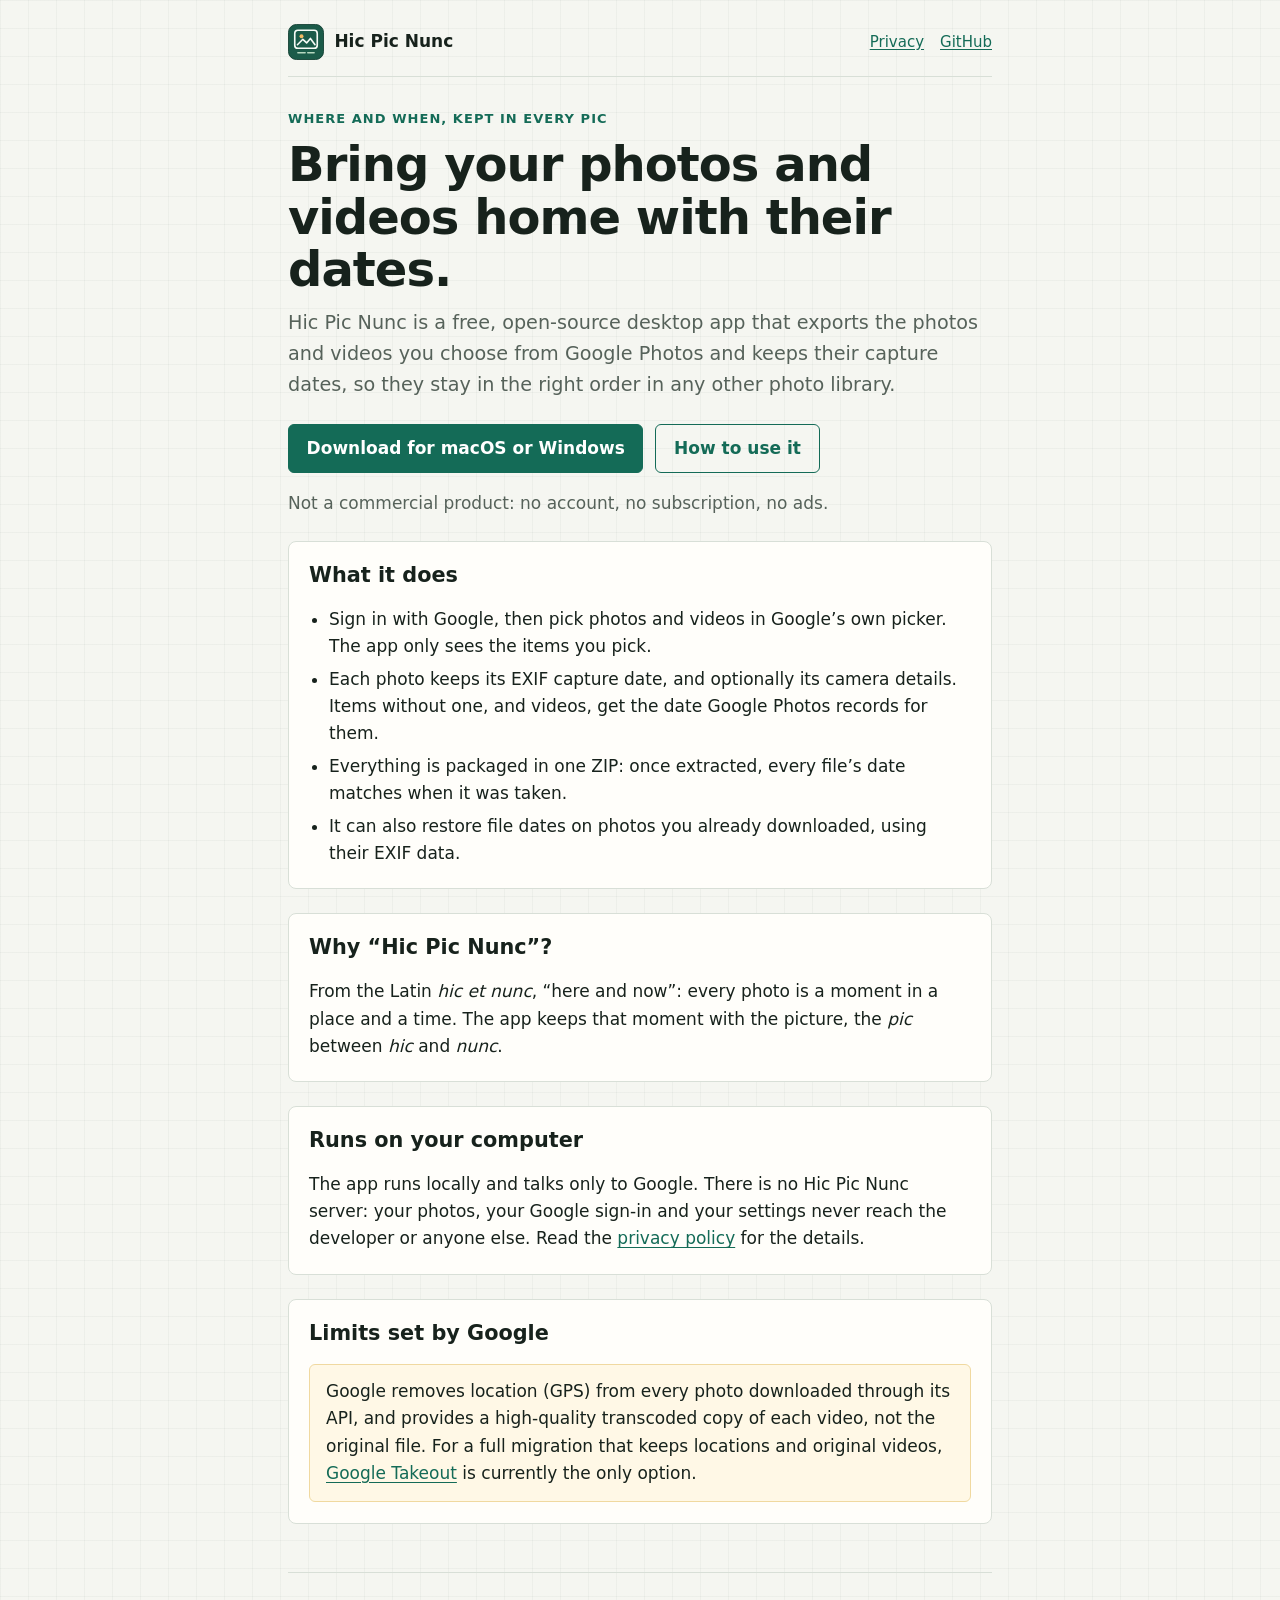
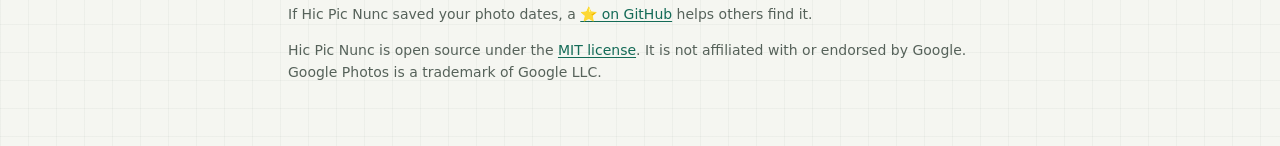
<file: site/index.html>
<!doctype html>
<html lang="en">
<head>
  <meta charset="utf-8">
  <meta name="viewport" content="width=device-width, initial-scale=1">
  <title>Hic Pic Nunc · Where and when, kept in every pic</title>
  <meta name="description" content="A free desktop app that exports photos and videos from Google Photos with their capture dates, running entirely on your computer.">
  <link rel="icon" href="favicon.svg" type="image/svg+xml">
  <link rel="stylesheet" href="styles.css">
</head>
<body>
  <div class="page">
    <header class="site-header">
      <a class="brand" href="./"><img src="favicon.svg" alt=""> Hic Pic Nunc</a>
      <nav class="site-nav" aria-label="Site">
        <a href="privacy.html">Privacy</a>
        <a href="https://github.com/NicoPietrusco/HicPicNunc">GitHub</a>
      </nav>
    </header>

    <main>
      <p class="eyebrow">Where and when, kept in every pic</p>
      <h1>Bring your photos and videos home with their dates.</h1>
      <p class="lead">Hic Pic Nunc is a free, open-source desktop app that exports the photos and videos you choose from Google Photos and keeps their capture dates, so they stay in the right order in any other photo library.</p>

      <div class="actions">
        <a class="btn btn-primary" href="https://github.com/NicoPietrusco/HicPicNunc/releases/latest">Download for macOS or Windows</a>
        <a class="btn" href="https://github.com/NicoPietrusco/HicPicNunc#use-the-app">How to use it</a>
      </div>
      <p class="muted">Not a commercial product: no account, no subscription, no ads.</p>

      <section class="card">
        <h2>What it does</h2>
        <ul>
          <li>Sign in with Google, then pick photos and videos in Google’s own picker. The app only sees the items you pick.</li>
          <li>Each photo keeps its EXIF capture date, and optionally its camera details. Items without one, and videos, get the date Google Photos records for them.</li>
          <li>Everything is packaged in one ZIP: once extracted, every file’s date matches when it was taken.</li>
          <li>It can also restore file dates on photos you already downloaded, using their EXIF data.</li>
        </ul>
      </section>

      <section class="card">
        <h2>Why “Hic Pic Nunc”?</h2>
        <p>From the Latin <em>hic et nunc</em>, “here and now”: every photo is a moment in a place and a time. The app keeps that moment with the picture, the <em>pic</em> between <em>hic</em> and <em>nunc</em>.</p>
      </section>

      <section class="card">
        <h2>Runs on your computer</h2>
        <p>The app runs locally and talks only to Google. There is no Hic Pic Nunc server: your photos, your Google sign-in and your settings never reach the developer or anyone else. Read the <a href="privacy.html">privacy policy</a> for the details.</p>
      </section>

      <section class="card">
        <h2>Limits set by Google</h2>
        <p class="note">Google removes location (GPS) from every photo downloaded through its API, and provides a high-quality transcoded copy of each video, not the original file. For a full migration that keeps locations and original videos, <a href="https://takeout.google.com/">Google Takeout</a> is currently the only option.</p>
      </section>
    </main>

    <footer class="site-footer">
      <p>If Hic Pic Nunc saved your photo dates, a <a href="https://github.com/NicoPietrusco/HicPicNunc">⭐ on GitHub</a> helps others find it.</p>
      <p>Hic Pic Nunc is open source under the <a href="https://github.com/NicoPietrusco/HicPicNunc/blob/main/LICENSE">MIT license</a>. It is not affiliated with or endorsed by Google. Google Photos is a trademark of Google LLC.</p>
    </footer>
  </div>
</body>
</html>
</file>
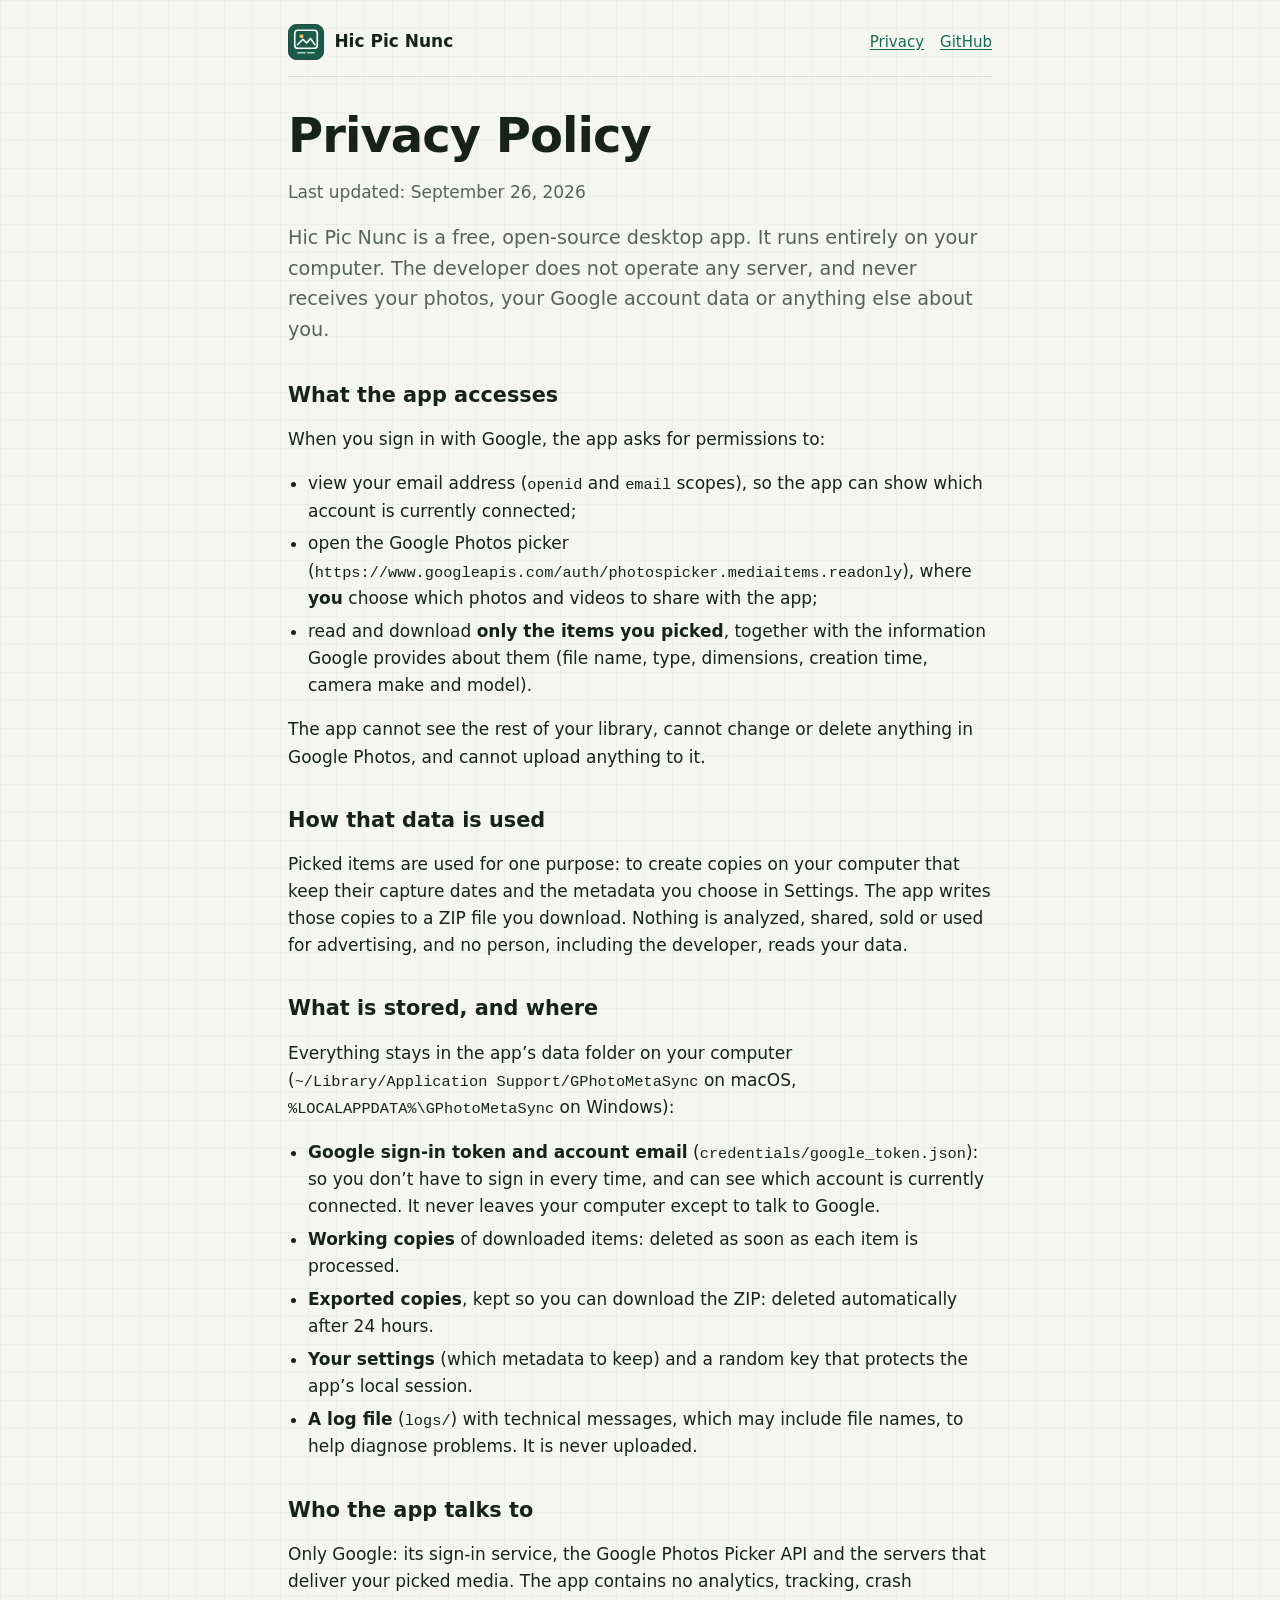
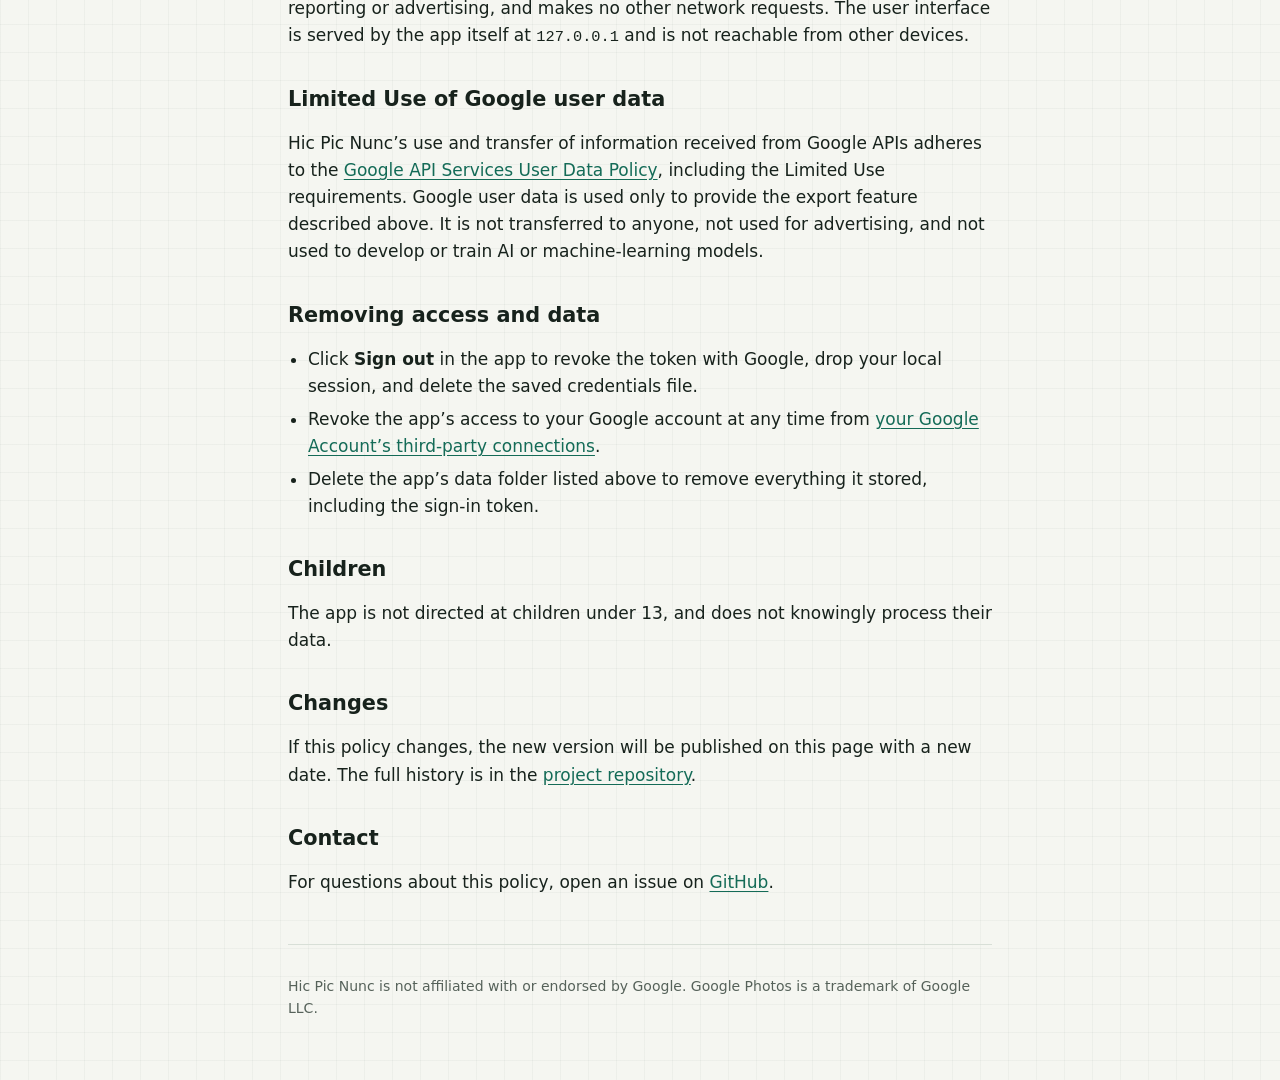
<file: site/privacy.html>
<!doctype html>
<html lang="en">
<head>
  <meta charset="utf-8">
  <meta name="viewport" content="width=device-width, initial-scale=1">
  <title>Privacy Policy · Hic Pic Nunc</title>
  <meta name="description" content="How Hic Pic Nunc handles your Google account and photos: everything stays on your computer.">
  <link rel="icon" href="favicon.svg" type="image/svg+xml">
  <link rel="stylesheet" href="styles.css">
</head>
<body>
  <div class="page">
    <header class="site-header">
      <a class="brand" href="./"><img src="favicon.svg" alt=""> Hic Pic Nunc</a>
      <nav class="site-nav" aria-label="Site">
        <a href="privacy.html" aria-current="page">Privacy</a>
        <a href="https://github.com/NicoPietrusco/HicPicNunc">GitHub</a>
      </nav>
    </header>

    <main>
      <h1>Privacy Policy</h1>
      <p class="muted">Last updated: September 26, 2026</p>

      <p class="lead">Hic Pic Nunc is a free, open-source desktop app. It runs entirely on your computer. The developer does not operate any server, and never receives your photos, your Google account data or anything else about you.</p>

      <h2>What the app accesses</h2>
      <p>When you sign in with Google, the app asks for permissions to:</p>
      <ul>
        <li>view your email address (<code>openid</code> and <code>email</code> scopes), so the app can show which account is currently connected;</li>
        <li>open the Google Photos picker (<code>https://www.googleapis.com/auth/photospicker.mediaitems.readonly</code>), where <strong>you</strong> choose which photos and videos to share with the app;</li>
        <li>read and download <strong>only the items you picked</strong>, together with the information Google provides about them (file name, type, dimensions, creation time, camera make and model).</li>
      </ul>
      <p>The app cannot see the rest of your library, cannot change or delete anything in Google Photos, and cannot upload anything to it.</p>

      <h2>How that data is used</h2>
      <p>Picked items are used for one purpose: to create copies on your computer that keep their capture dates and the metadata you choose in Settings. The app writes those copies to a ZIP file you download. Nothing is analyzed, shared, sold or used for advertising, and no person, including the developer, reads your data.</p>

      <h2>What is stored, and where</h2>
      <p>Everything stays in the app’s data folder on your computer (<code>~/Library/Application Support/GPhotoMetaSync</code> on macOS, <code>%LOCALAPPDATA%\GPhotoMetaSync</code> on Windows):</p>
      <ul>
        <li><strong>Google sign-in token and account email</strong> (<code>credentials/google_token.json</code>): so you don’t have to sign in every time, and can see which account is currently connected. It never leaves your computer except to talk to Google.</li>
        <li><strong>Working copies</strong> of downloaded items: deleted as soon as each item is processed.</li>
        <li><strong>Exported copies</strong>, kept so you can download the ZIP: deleted automatically after 24 hours.</li>
        <li><strong>Your settings</strong> (which metadata to keep) and a random key that protects the app’s local session.</li>
        <li><strong>A log file</strong> (<code>logs/</code>) with technical messages, which may include file names, to help diagnose problems. It is never uploaded.</li>
      </ul>

      <h2>Who the app talks to</h2>
      <p>Only Google: its sign-in service, the Google Photos Picker API and the servers that deliver your picked media. The app contains no analytics, tracking, crash reporting or advertising, and makes no other network requests. The user interface is served by the app itself at <code>127.0.0.1</code> and is not reachable from other devices.</p>

      <h2>Limited Use of Google user data</h2>
      <p>Hic Pic Nunc’s use and transfer of information received from Google APIs adheres to the <a href="https://developers.google.com/terms/api-services-user-data-policy">Google API Services User Data Policy</a>, including the Limited Use requirements. Google user data is used only to provide the export feature described above. It is not transferred to anyone, not used for advertising, and not used to develop or train AI or machine-learning models.</p>

      <h2>Removing access and data</h2>
      <ul>
        <li>Click <strong>Sign out</strong> in the app to revoke the token with Google, drop your local session, and delete the saved credentials file.</li>
        <li>Revoke the app’s access to your Google account at any time from <a href="https://myaccount.google.com/connections">your Google Account’s third-party connections</a>.</li>
        <li>Delete the app’s data folder listed above to remove everything it stored, including the sign-in token.</li>
      </ul>

      <h2>Children</h2>
      <p>The app is not directed at children under 13, and does not knowingly process their data.</p>

      <h2>Changes</h2>
      <p>If this policy changes, the new version will be published on this page with a new date. The full history is in the <a href="https://github.com/NicoPietrusco/HicPicNunc/commits/main/site/privacy.html">project repository</a>.</p>

      <h2>Contact</h2>
      <p>For questions about this policy, open an issue on <a href="https://github.com/NicoPietrusco/HicPicNunc/issues">GitHub</a>.</p>
    </main>

    <footer class="site-footer">
      <p>Hic Pic Nunc is not affiliated with or endorsed by Google. Google Photos is a trademark of Google LLC.</p>
    </footer>
  </div>
</body>
</html>
</file>
<file: site/styles.css>
/* Hic Pic Nunc — project site. Colors follow the app (web/static/css/app.css). */

:root {
  --bg: #f5f6f1;
  --surface: #fffefa;
  --text: #17221c;
  --text-muted: #56625a;
  --border: #d8dfd7;
  --primary: #146b57;
  --primary-hover: #0d5545;
  --primary-fg: #ffffff;
  --note-bg: #fff8e6;
  --note-border: #f0d9a0;
  --grid-line: rgba(24, 54, 39, 0.035);
  --font: "Avenir Next", Avenir, "Segoe UI", system-ui, sans-serif;
  color-scheme: light;
}

@media (prefers-color-scheme: dark) {
  :root {
    --bg: #111814;
    --surface: #18211c;
    --text: #e7eee9;
    --text-muted: #a6b3ab;
    --border: #2c3a32;
    --primary: #5fbf9f;
    --primary-hover: #7dd3b5;
    --primary-fg: #0c1a14;
    --note-bg: #2a2416;
    --note-border: #5c4c26;
    --grid-line: rgba(231, 238, 233, 0.03);
    color-scheme: dark;
  }
}

*,
*::before,
*::after {
  box-sizing: border-box;
}

body {
  margin: 0;
  font-family: var(--font);
  font-size: 1.0625rem;
  line-height: 1.6;
  color: var(--text);
  background-color: var(--bg);
  background-image:
    linear-gradient(var(--grid-line) 1px, transparent 1px),
    linear-gradient(90deg, var(--grid-line) 1px, transparent 1px);
  background-size: 28px 28px;
  -webkit-font-smoothing: antialiased;
}

.page {
  max-width: 46rem;
  margin: 0 auto;
  padding: 1.5rem 1rem 3rem;
}

a {
  color: var(--primary);
  text-underline-offset: 0.15em;
}

a:hover {
  color: var(--primary-hover);
}

:focus-visible {
  outline: 2px solid var(--primary);
  outline-offset: 2px;
}

.site-header {
  display: flex;
  align-items: center;
  justify-content: space-between;
  gap: 1rem;
  padding-bottom: 1rem;
  border-bottom: 1px solid var(--border);
}

.brand {
  display: inline-flex;
  align-items: center;
  gap: 0.65rem;
  color: var(--text);
  font-weight: 700;
  text-decoration: none;
}

.brand img {
  width: 2.25rem;
  height: 2.25rem;
}

.site-nav {
  display: flex;
  gap: 1rem;
  font-size: 0.9375rem;
}

main {
  padding-top: 2rem;
}

.eyebrow {
  margin: 0 0 0.5rem;
  font-size: 0.8125rem;
  font-weight: 700;
  letter-spacing: 0.08em;
  text-transform: uppercase;
  color: var(--primary);
}

h1 {
  margin: 0 0 0.75rem;
  font-size: clamp(2rem, 6vw, 3rem);
  line-height: 1.1;
  letter-spacing: -0.02em;
}

h2 {
  margin: 2.25rem 0 0.5rem;
  font-size: 1.3rem;
  line-height: 1.3;
}

.lead {
  margin: 0 0 1.5rem;
  font-size: 1.2rem;
  color: var(--text-muted);
}

.actions {
  display: flex;
  flex-wrap: wrap;
  gap: 0.75rem;
  margin: 1.5rem 0 0.5rem;
}

.btn {
  display: inline-flex;
  align-items: center;
  min-height: 2.75rem;
  padding: 0.6rem 1.1rem;
  border: 1px solid var(--primary);
  border-radius: 6px;
  font-weight: 700;
  text-decoration: none;
}

.btn-primary {
  background: var(--primary);
  color: var(--primary-fg);
}

.btn-primary:hover {
  background: var(--primary-hover);
  border-color: var(--primary-hover);
  color: var(--primary-fg);
}

.card {
  margin: 1.5rem 0;
  padding: 1.25rem 1.25rem 0.25rem;
  border: 1px solid var(--border);
  border-radius: 8px;
  background: var(--surface);
}

.card h2 {
  margin-top: 0;
}

.note {
  padding: 0.85rem 1rem;
  border: 1px solid var(--note-border);
  border-radius: 6px;
  background: var(--note-bg);
}

ul,
ol {
  padding-left: 1.25rem;
}

li + li {
  margin-top: 0.35rem;
}

code {
  font-family: ui-monospace, SFMono-Regular, Menlo, monospace;
  font-size: 0.9em;
  overflow-wrap: anywhere;
}

.muted {
  color: var(--text-muted);
}

.site-footer {
  margin-top: 3rem;
  padding-top: 1rem;
  border-top: 1px solid var(--border);
  font-size: 0.875rem;
  color: var(--text-muted);
}
</file>
